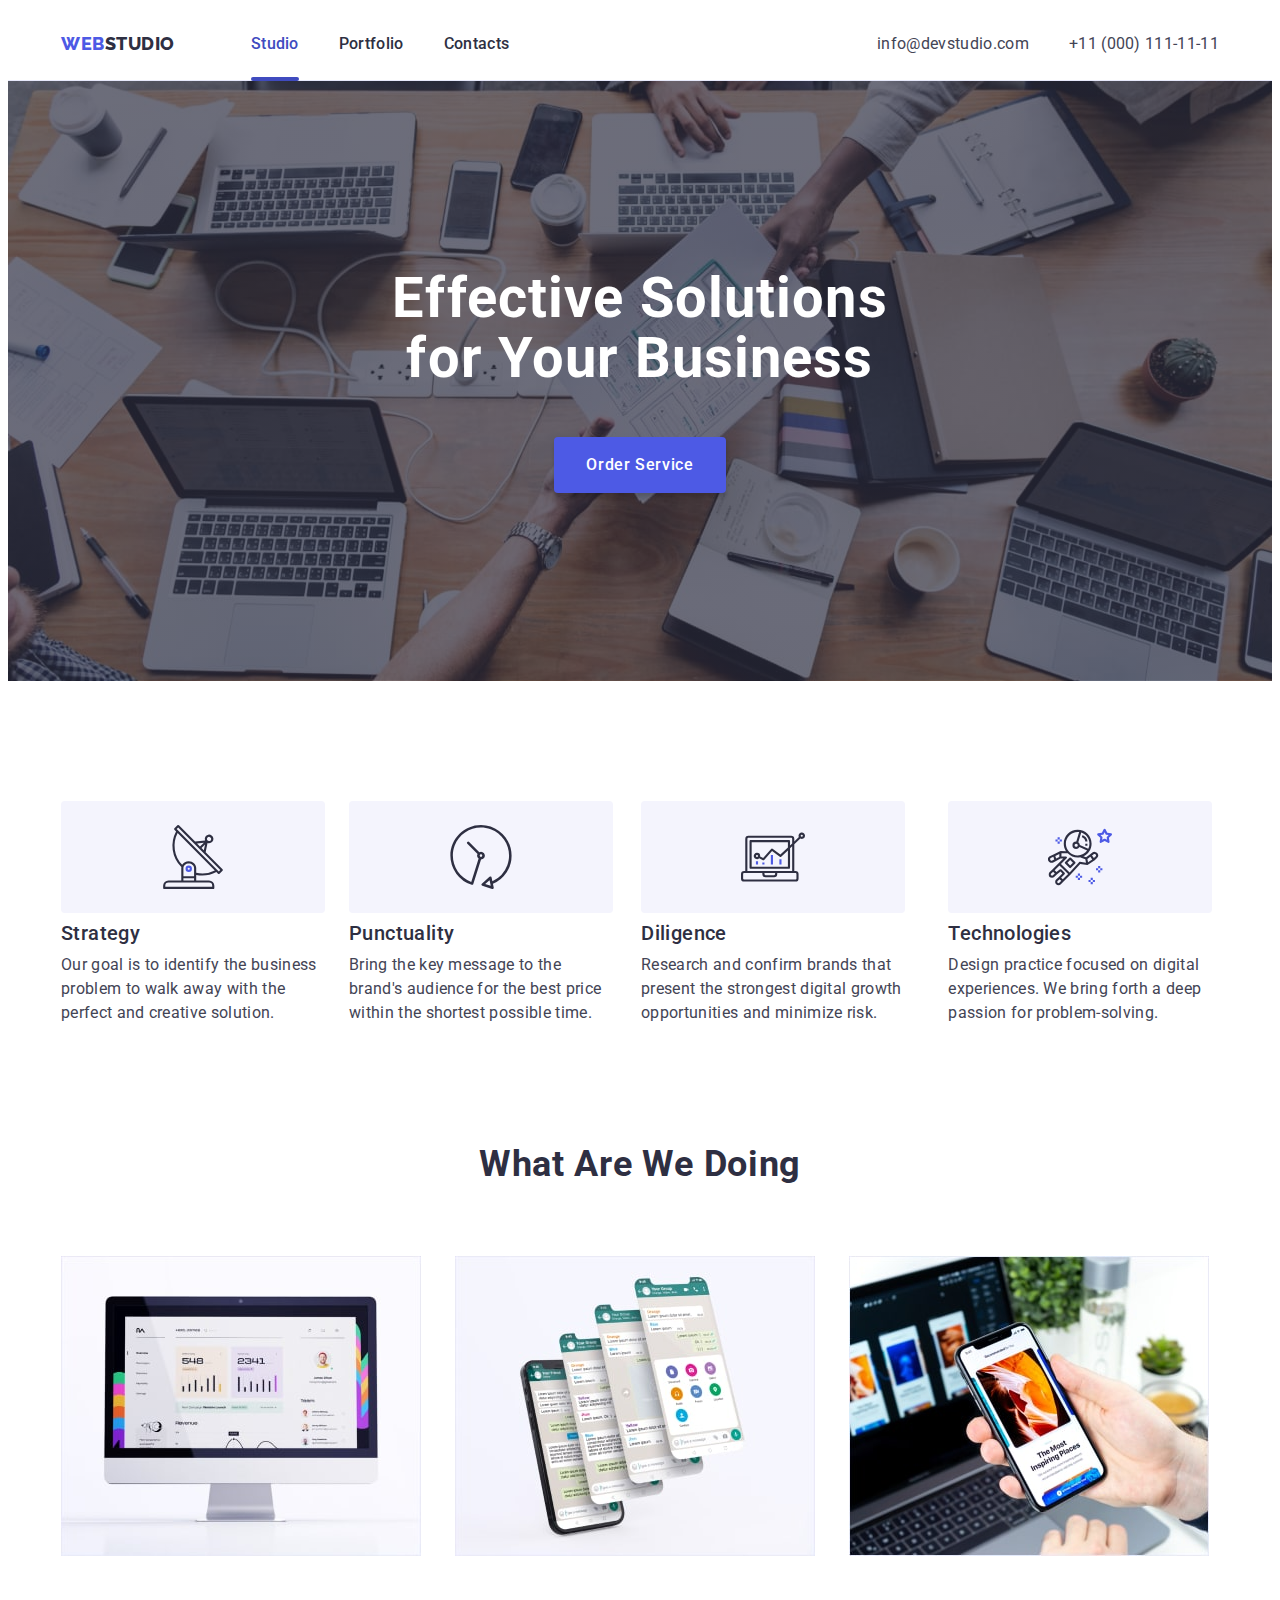
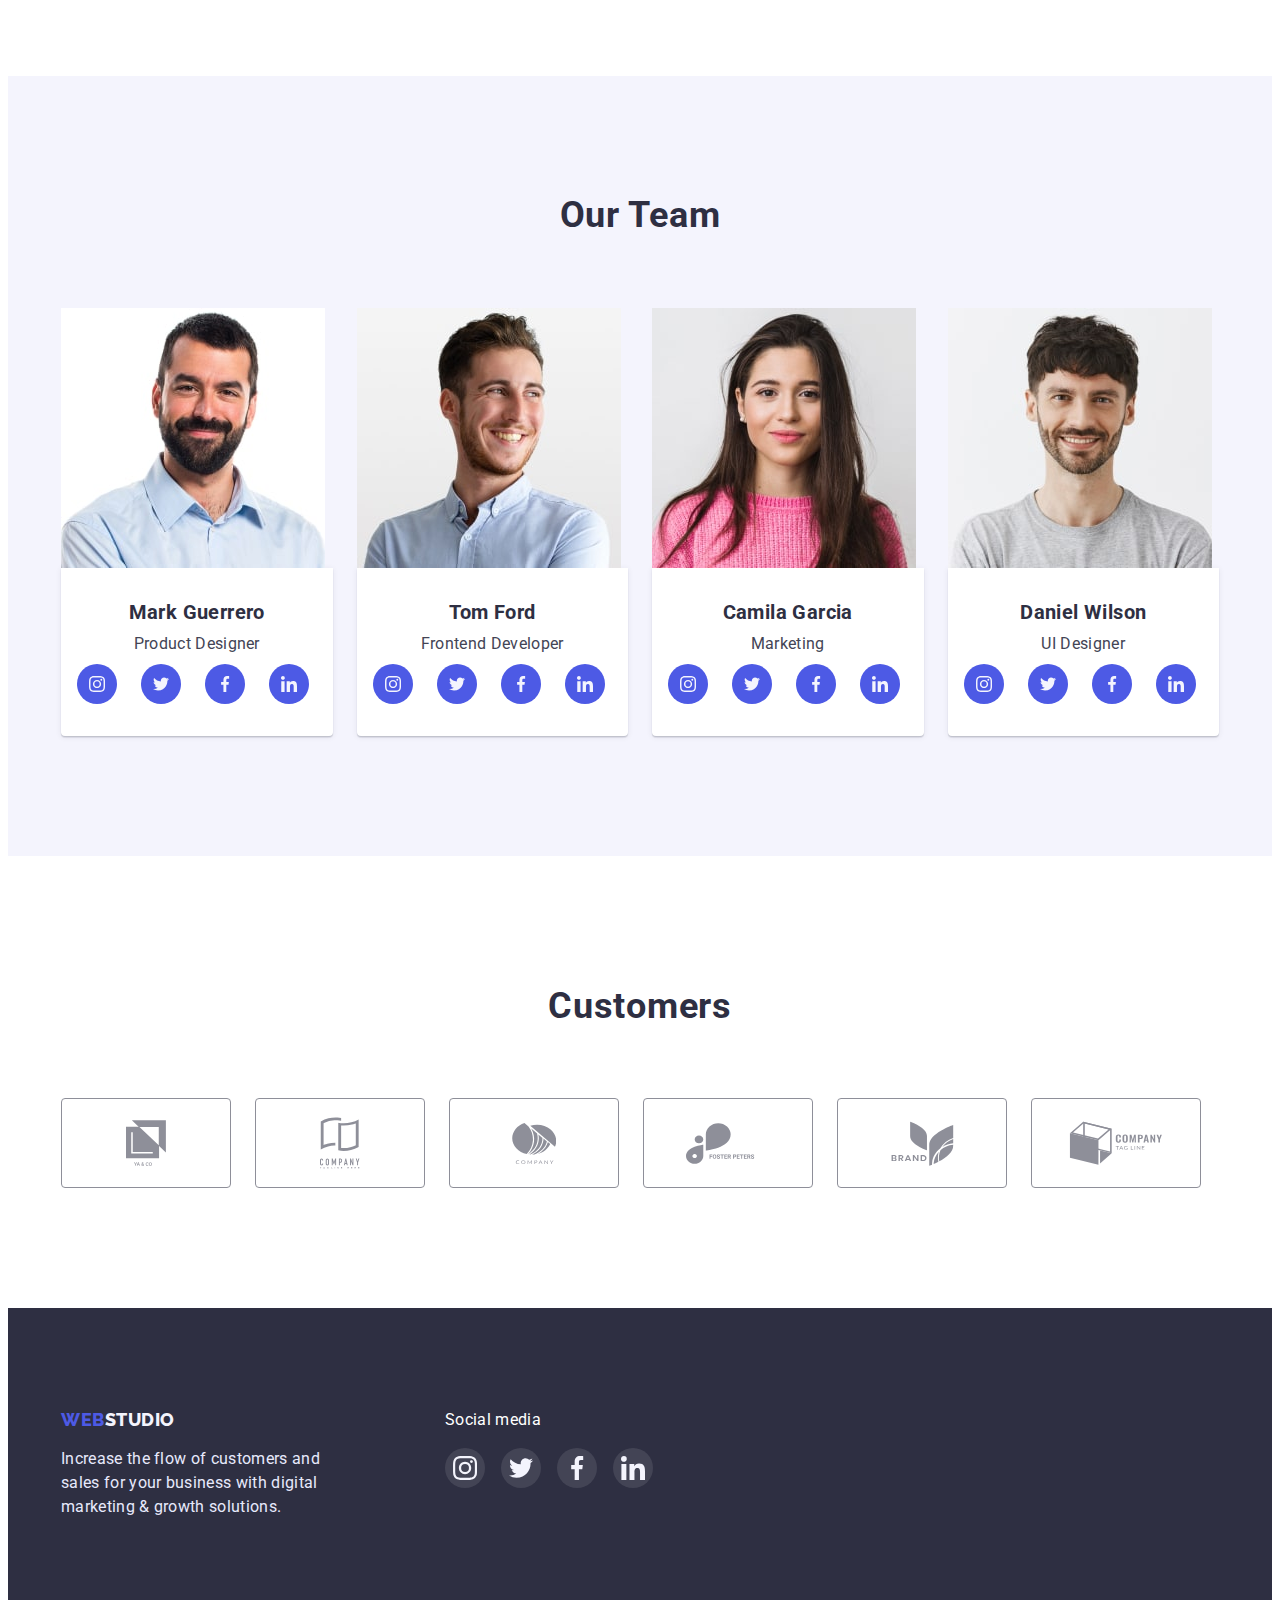
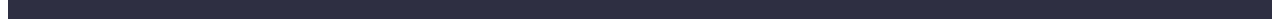
<file: index.html>
<!DOCTYPE html>  
<html lang="en">  
<head>
    <meta charset="UTF-8">
    <meta http-equiv="X-UA-Compatible" content="IE=edge">
    <meta name="viewport" content="width=device-width, initial-scale=1.0">
    <title>WebStudio</title>
    <link rel="stylesheet" href="https://cdnjs.cloudflare.com/ajax/libs/modern-normalize/1.1.0/modern-normalize.min.css" integrity="sha512-wpPYUAdjBVSE4KJnH1VR1HeZfpl1ub8YT/NKx4PuQ5NmX2tKuGu6U/JRp5y+Y8XG2tV+wKQpNHVUX03MfMFn9Q==" crossorigin="anonymous" referrerpolicy="no-referrer" />
    <link rel="stylesheet" href="./css/styles.css">
    <link rel="preconnect" href="https://fonts.googleapis.com">
<link rel="preconnect" href="https://fonts.gstatic.com" crossorigin>
<link href="https://fonts.googleapis.com/css2?family=Raleway:wght@800&family=Roboto:wght@400;500;700;900&display=swap" rel="stylesheet">
</head>
<body>
<!--Header-->
<header class="header"> 
    <div class="container page-header-container">
    <nav class="header-navigation">
            <a href="./index.html" class="logo logo-color-grey link"><span class="logo logo-color-blue link">Web</span>Studio</a>
        <ul class="header-list list">
            <li class="header-item"><a href="index.html" class="header-link link current">Studio</a></li>
            <li class="header-item"><a href="portfolio.html" class="header-link link">Portfolio</a></li>
            <li class="header-item"><a href="#" class="header-link link">Contacts</a></li>
        </ul>
    </nav>
    <address class="header-address">
        <ul class="header-list list">
            <li><a href="mailto:info@devstudio.com" class="header-mail link">info@devstudio.com</a></li>
            <li><a href="tel:+110001111111" class="header-tel link">+11 (000) 111-11-11</a></li>
        </ul>
    </address>
    </div>
</header>
<!--/Header-->
    <main>
        <!--Hero Section-->
        <section class="hero"> 
            <div class="container">
            <h1 class="hero-title">Effective Solutions for Your Business</h1>
            <button type="button" class="hero-btn" data-modal-open>Order Service</button>
                <div class="backdrop is-hidden" data-modal>
                    <div class="modal">
                        <button type="button" class="modal-close-btn" data-modal-close>
                            <svg class="modal-close-btn-icon" width="8" height="8">
                                <use href="./images/sprite.svg#close-modal"></use>
                            </svg>
                        </button>  
                    </div>
                </div>
            </div> 
        </section>
        <!--Hero Section-->

        <!--About Section-->
        <section class="about section">
            <div class="container">
            <h2 class="visually-hidden">Advantages</h2>
        <ul class="about-list list">
            <li class="about-item ">
                <h3 class="about-item-title ">Strategy</h3>
                <p class="about-item-list">Our goal is to identify the business problem to walk away with the perfect and creative solution.</p>
            </li>
            <li class="about-item">
                <h3 class="about-item-title">Punctuality</h3>
                <p class="about-item-list">Bring the key message to the brand's audience for the best price within the shortest possible time.</p>
            </li>
            <li class="about-item">
                <h3 class="about-item-title">Diligence</h3>
                <p class="about-item-list">Research and confirm brands that present the strongest digital growth opportunities and minimize risk.</p>
            </li>
            <li class="about-item">
                <h3 class="about-item-title">Technologies</h3>
                <p class="about-item-list">Design practice focused on digital experiences. We bring forth a deep passion for problem-solving.</p>
            </li> 
        </ul>
            </div>
        </section>
        <!--/About Section-->

        <!-- Section Services -->
        <section class="services">
            <div class="container">
            <h2 class="services-feature-title">What are we doing</h2>
            <ul class="services-item list">
                <li class="services-portfolio-item-img"><img src="./images/what-are-we-doing_1.jpg" alt="on the computer" width="360" height="300"></li>
                <li class="services-portfolio-item-img"><img src="./images/what-are-we-doing_2.jpg" alt="different topics" width="360" height="300"></li>
                <li class="services-portfolio-item-img"><img src="./images/what-are-we-doing_3.jpg" alt="different possibilities" width="360" height="300"></li>
            </ul>
            </div>
        </section>
        <!--/Section Services-->

        <!--Section Feature-->
        <section class="feature section">
            <div class="container">
            <h2 class="services-feature-title">Our Team</h2>
            <ul class="feature-list list">
                <li class="feature-item">
                <img 
                src="./images/avatar-1.jpg" 
                alt="Mark Guerrero"
                width="264" height="260">
                <div class="feature-card-content-item">
                <h3 class="feature-title-2">Mark Guerrero</h3>
                <p class="feture-subtitle">Product Designer</p>
                <ul class="social-list list">
                    <li class="social-list-item">
                        <a href="" class="social-list-link">
                            <svg class="social-list-icon" width="16" height="16">
                                <use href="./images/sprite.svg#instagram"></use>
                            </svg>
                        </a>
                    </li>
                    <li class="social-list-item">
                        <a href="" class="social-list-link">
                            <svg class="social-list-icon" width="16" height="16">
                                <use href="./images/sprite.svg#twitter"></use>
                            </svg>
                        </a>
                    </li>
                    <li class="social-list-item">
                        <a href="" class="social-list-link">
                            <svg class="social-list-icon" width="16" height="16">
                                <use href="./images/sprite.svg#facebook"></use>
                            </svg>
                        </a>
                    </li>
                    <li class="social-list-item">
                        <a href="" class="social-list-link">
                            <svg class="social-list-icon" width="16" height="16">
                                <use href="./images/sprite.svg#linkedin"></use>
                            </svg>
                        </a>
                    </li>
                </ul>
                </div>
                </li>

                <li class="feature-item">
                <img 
                src="./images/avatar-2.jpg" 
                alt="Tom Ford"
                width="264" height="260">
                <div class="feature-card-content-item">
                <h3 class="feature-title-2">Tom Ford</h3>
                <p class="feture-subtitle">Frontend Developer</p>
                <ul class="social-list list">
                    <li class="social-list-item">
                        <a href="" class="social-list-link">
                            <svg class="social-list-icon" width="16" height="16">
                                <use href="./images/sprite.svg#instagram"></use>
                            </svg>
                        </a>
                    </li>
                    <li class="social-list-item">
                        <a href="" class="social-list-link">
                            <svg class="social-list-icon" width="16" height="16">
                                <use href="./images/sprite.svg#twitter"></use>
                            </svg>
                        </a>
                    </li>
                    <li class="social-list-item">
                        <a href="" class="social-list-link">
                            <svg class="social-list-icon" width="16" height="16">
                                <use href="./images/sprite.svg#facebook"></use>
                            </svg>
                        </a>
                    </li>
                    <li class="social-list-item">
                        <a href="" class="social-list-link">
                            <svg class="social-list-icon" width="16" height="16">
                                <use href="./images/sprite.svg#linkedin"></use>
                            </svg>
                        </a>
                    </li>
                </ul>
                </div>
                </li>

                <li class="feature-item">
                <img 
                src="./images/avatar-3.jpg" 
                alt="Camila Garcia"
                width="264" height="260">
                <div class="feature-card-content-item">
                <h3 class="feature-title-2">Camila Garcia</h3>
                <p class="feture-subtitle">Marketing</p>
                <ul class="social-list list">
                    <li class="social-list-item">
                        <a href="" class="social-list-link">
                            <svg class="social-list-icon" width="16" height="16">
                                <use href="./images/sprite.svg#instagram"></use>
                            </svg>
                        </a>
                    </li>
                    <li class="social-list-item">
                        <a href="" class="social-list-link">
                            <svg class="social-list-icon" width="16" height="16">
                                <use href="./images/sprite.svg#twitter"></use>
                            </svg>
                        </a>
                    </li>
                    <li class="social-list-item">
                        <a href="" class="social-list-link">
                            <svg class="social-list-icon" width="16" height="16">
                                <use href="./images/sprite.svg#facebook"></use>
                            </svg>
                        </a>
                    </li>
                    <li class="social-list-item">
                        <a href="" class="social-list-link">
                            <svg class="social-list-icon" width="16" height="16">
                                <use href="./images/sprite.svg#linkedin"></use>
                            </svg>
                        </a>
                    </li>
                </ul>
                </div>
                </li>

                <li class="feature-item">
                <img 
                src="./images/avatar-4.jpg" 
                alt="Daniel Wilson"
                width="264" height="260">
                <div class="feature-card-content-item">
                <h3 class="feature-title-2">Daniel Wilson</h3>
                <p class="feture-subtitle">UI Designer</p>
                <ul class="social-list list">
                    <li class="social-list-item">
                        <a href="" class="social-list-link">
                            <svg class="social-list-icon" width="16" height="16">
                                <use href="./images/sprite.svg#instagram"></use>
                            </svg>
                        </a>
                    </li>
                    <li class="social-list-item">
                        <a href="" class="social-list-link">
                            <svg class="social-list-icon" width="16" height="16">
                                <use href="./images/sprite.svg#twitter"></use>
                            </svg>
                        </a>
                    </li>
                    <li class="social-list-item">
                        <a href="" class="social-list-link">
                            <svg class="social-list-icon" width="16" height="16">
                                <use href="./images/sprite.svg#facebook"></use>
                            </svg>
                        </a>
                    </li>
                    <li class="social-list-item">
                        <a href="" class="social-list-link">
                            <svg class="social-list-icon" width="16" height="16">
                                <use href="./images/sprite.svg#linkedin"></use>
                            </svg>
                        </a>
                    </li>
                </ul>
                </div>
                </li>
            </ul>
        </div>
        </section>
        <!--/Section Feature-->

        <!--Section Customers-->
        <section class="customers">
            <div class="container">
            <h2 class="customers-title">Customers</h2>
            <ul class="client-list list">
                <li class="client-list-item">
                    <a href="" class="client-list-link">
                        <svg class="client-list-icon" width="40" height="52">
                            <use href="./images/sprite.svg#client-1"></use>
                        </svg>
                    </a>
                </li>
                <li class="client-list-item">
                    <a href="" class="client-list-link">
                        <svg class="client-list-icon" width="40" height="52">
                            <use href="./images/sprite.svg#client-2"></use>
                        </svg>
                    </a>
                </li>
                <li class="client-list-item">
                    <a href="" class="client-list-link">
                        <svg class="client-list-icon" width="44" height="41">
                            <use href="./images/sprite.svg#client-3"></use>
                        </svg>
                    </a>
                </li>
                <li class="client-list-item">
                    <a href="" class="client-list-link">
                        <svg class="client-list-icon" width="84" height="41">
                            <use href="./images/sprite.svg#client-4"></use>
                        </svg>
                    </a>
                </li>
                <li class="client-list-item">
                    <a href="" class="client-list-link">
                        <svg class="client-list-icon" width="63" height="45">
                            <use href="./images/sprite.svg#client-5"></use>
                        </svg>
                    </a>
                </li>
                <li class="client-list-item">
                    <a href="" class="client-list-link">
                        <svg class="client-list-icon" width="94" height="44">
                            <use href="./images/sprite.svg#client-6"></use>
                        </svg>
                    </a>
                </li>
            </ul>
        </div>
        </section>
        <!--/Section Customers-->
    </main>
    <!--Footer-->
    <footer class="footer">
        <div class="container page-footer-container">
            <div class="footer-block">
        <a href="./index.html" class="logo-footer logo-color-white link"><span class="logo logo-color-blue link">Web</span>Studio</a>
        <p class="footer-item">Increase the flow of customers and sales for your business with digital marketing & growth solutions.</p>
            </div>
            <div class="footer-icon">
                <p class="footer-icon-title">Social media</p>
                <ul class="footer-list list">
                    <li class="footer-list-item">
                        <a href="" class="footer-list-link">
                            <svg class="footer-list-icon" width="24" height="24">
                                <use href="./images/sprite.svg#instagram"></use>
                            </svg>
                        </a>
                    </li>
                    <li class="footer-list-item">
                        <a href="" class="footer-list-link">
                            <svg class="footer-list-icon" width="24" height="24">
                                <use href="./images/sprite.svg#twitter"></use>
                            </svg>
                        </a>
                    </li>
                    <li class="footer-list-item">
                        <a href="" class="footer-list-link">
                            <svg class="footer-list-icon" width="24" height="24">
                                <use href="./images/sprite.svg#facebook"></use>
                            </svg>
                        </a>
                    </li>
                    <li class="footer-list-item">
                        <a href="" class="footer-list-link">
                            <svg class="footer-list-icon" width="24" height="24">
                                <use href="./images/sprite.svg#linkedin"></use>
                            </svg>
                        </a>
                    </li>
                </ul>
            </div>
        </div>
    </footer>
    <!--/Footer-->
    <script src="./js/modal.js"></script>
</body>
</html>
</file>
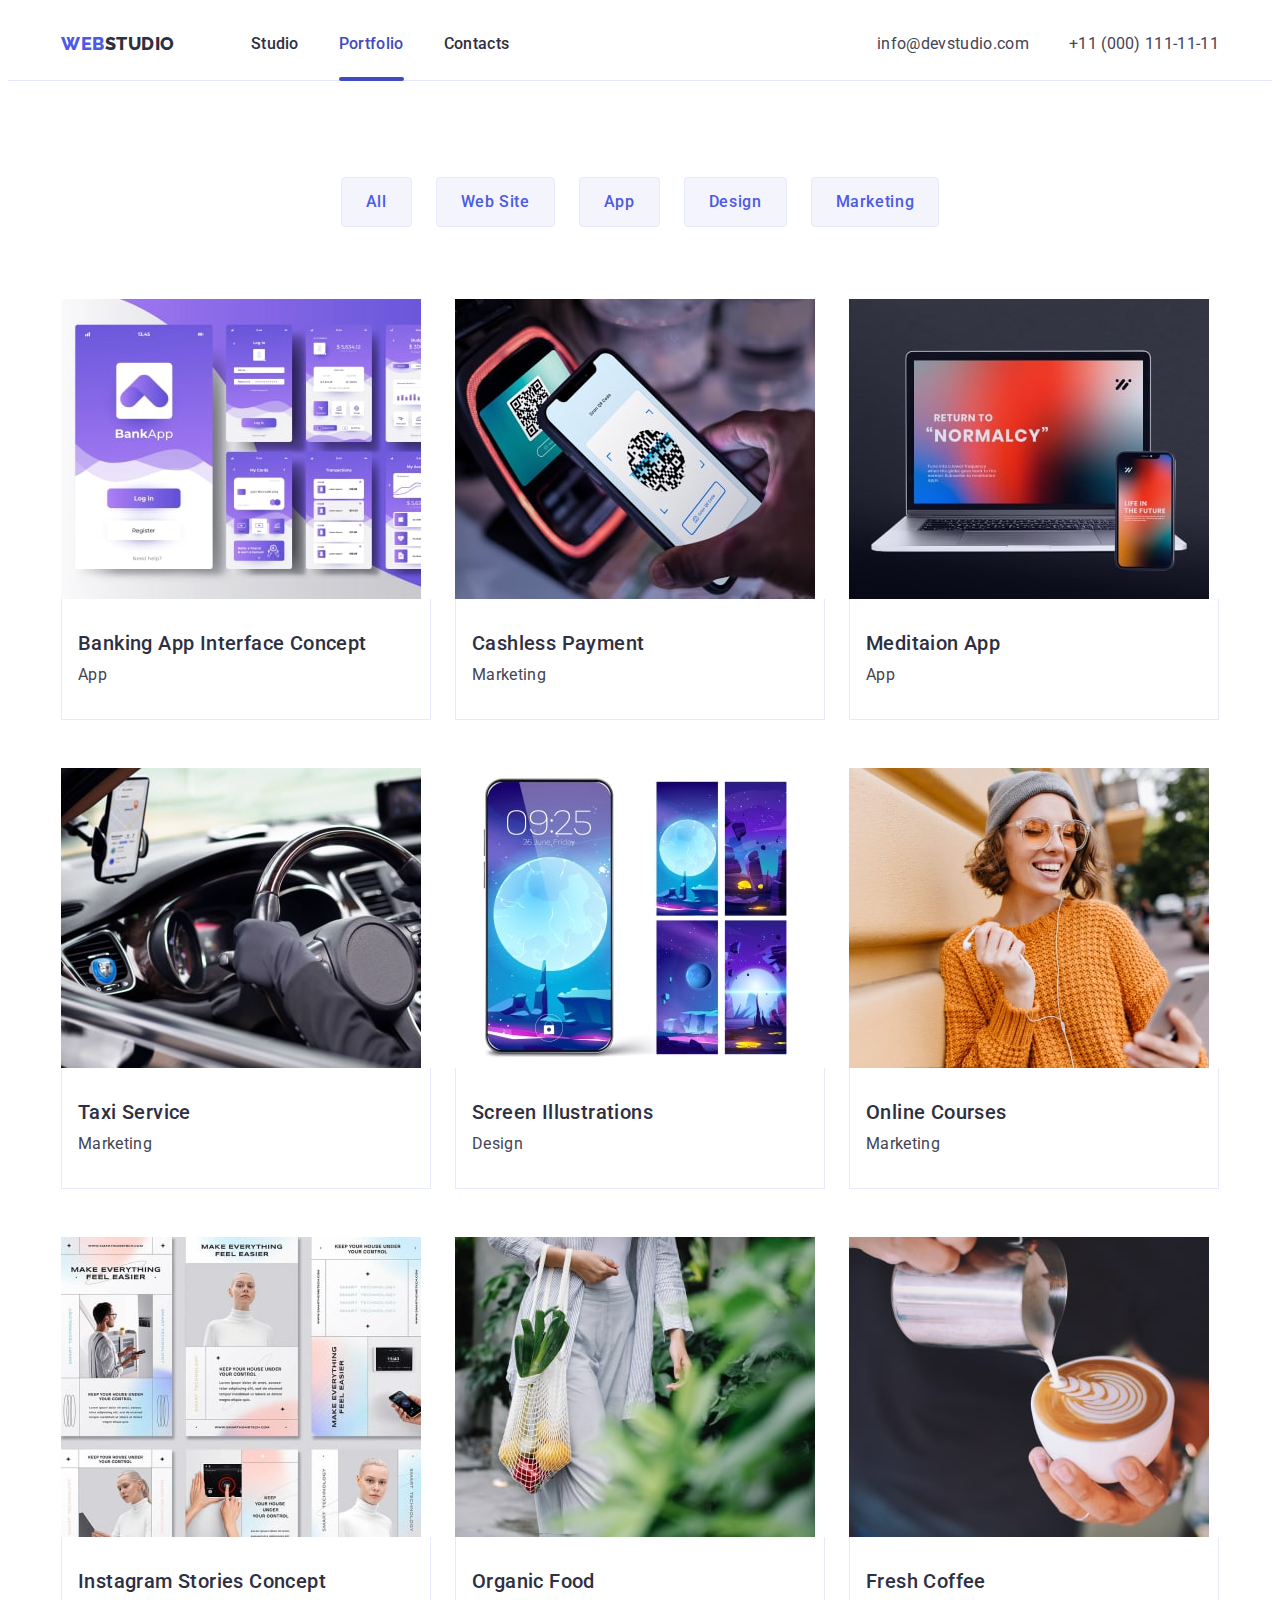
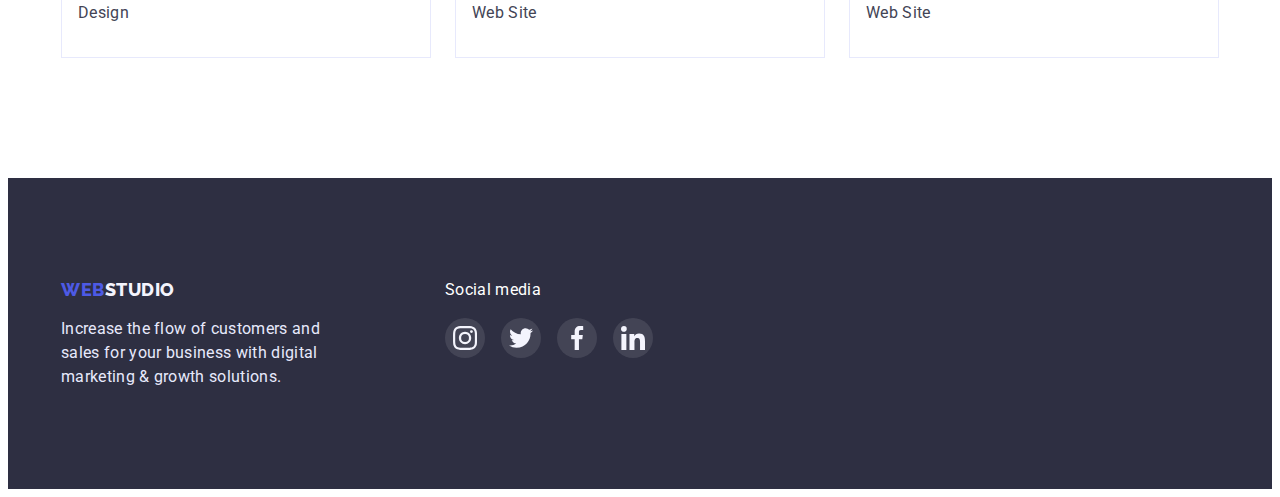
<file: portfolio.html>
<!DOCTYPE html>
<html lang="en">
<head>
    <meta charset="UTF-8">
    <meta http-equiv="X-UA-Compatible" content="IE=edge">
    <meta name="viewport" content="width=device-width, initial-scale=1.0">
    <title>Portfolio</title>
    <link rel="stylesheet" href="https://cdnjs.cloudflare.com/ajax/libs/modern-normalize/1.1.0/modern-normalize.min.css" integrity="sha512-wpPYUAdjBVSE4KJnH1VR1HeZfpl1ub8YT/NKx4PuQ5NmX2tKuGu6U/JRp5y+Y8XG2tV+wKQpNHVUX03MfMFn9Q==" crossorigin="anonymous" referrerpolicy="no-referrer"/>
    <link rel="stylesheet" href="./css/styles.css">
    <link rel="preconnect" href="https://fonts.googleapis.com">
<link rel="preconnect" href="https://fonts.gstatic.com" crossorigin>
<link href="https://fonts.googleapis.com/css2?family=Raleway:wght@800&family=Roboto:wght@400;500;700;900&display=swap" rel="stylesheet">
</head>
<body>
    <!--Header-->
<header class="header">
    <div class="container page-header-container">
    <nav class="header-navigation">
            <a href="./index.html" class="logo logo-color-grey link"><span class="logo logo-color-blue link">Web</span>Studio</a>
        <ul class="header-list list">
            <li class="header-item"><a href="index.html" class="header-link link">Studio</a></li>
            <li class="header-item"><a href="portfolio.html" class="header-link link current">Portfolio</a></li>
            <li class="header-item"><a href="#" class="header-link link">Contacts</a></li>
        </ul>
    </nav>
    <address class="header-address">
        <ul class="header-list list">
            <li><a href="mailto:info@devstudio.com" class="header-mail link">info@devstudio.com</a></li>
            <li><a href="tel:+110001111111" class="header-tel link">+11 (000) 111-11-11</a></li>
        </ul>
    </address>
    </div>
</header>
<!--/Header-->
<main>
<!--Portfolio Section-->
<section class="portfolio">
    <div class="container">
    <h1 class="visually-hidden">Advantages</h1>
<ul class="btn-list list">
<li class="btn-item"><button type="button" class="btn-portfolio">All</button></li>
<li class="btn-item"><button type="button" class="btn-portfolio">Web Site</button></li>
<li class="btn-item"><button type="button" class="btn-portfolio">App</button></li>
<li class="btn-item"><button type="button" class="btn-portfolio">Design</button></li>
<li class="btn-item"><button type="button" class="btn-portfolio">Marketing</button></li>
</ul>

   <ul class="portfolio-list list">
    <li class="services-portfolio-item-img">
        <a href="" class="link portfolio-card">
            <div class="card-content-img-wrapper">
        <img src="./images/img-potfolio-1.jpg" alt="img-potfolio-1" width="360" height="300">
        <p class="overlay">14 Stylish and User-Friendly App Design Concepts · Task Manager App · Calorie Tracker App · Exotic Fruit Ecommerce App · Cloud Storage App</p>
            </div>
            <div class="portfolio-card-content-item">
        <h2 class="portfolio-title">Banking App Interface Concept</h2>
        <p class="portfolio-subtitle">App</p>
            </div>
        </a>
    </li>

    <li class="services-portfolio-item-img">
        <a href="" class="link portfolio-card">
            <div class="card-content-img-wrapper">
        <img src="./images/img-potfolio-2.jpg" alt="img-potfolio-2" width="360" height="300">
        <p class="overlay">14 Stylish and User-Friendly App Design Concepts · Task Manager App · Calorie Tracker App · Exotic Fruit Ecommerce App · Cloud Storage App</p>
            </div>
            <div class="portfolio-card-content-item">
        <h2 class="portfolio-title">Cashless Payment</h2>
        <p class="portfolio-subtitle">Marketing</p>
            </div>
        </a>
    </li>

    <li class="services-portfolio-item-img">
        <a href="" class="link portfolio-card">
            <div class="card-content-img-wrapper">
        <img src="./images/img-potfolio-3.jpg" alt="img-potfolio-3" width="360" height="300">
        <p class="overlay">14 Stylish and User-Friendly App Design Concepts · Task Manager App · Calorie Tracker App · Exotic Fruit Ecommerce App · Cloud Storage App</p>
            </div> 
            <div class="portfolio-card-content-item">
        <h2 class="portfolio-title">Meditaion App</h2>
        <p class="portfolio-subtitle">App</p>
            </div>
        </a>
    </li>

    <li class="services-portfolio-item-img">
        <a href="" class="link portfolio-card">
            <div class="card-content-img-wrapper">
        <img src="./images/img-potfolio-4.jpg" alt="img-potfolio-4" width="360" height="300">
        <p class="overlay">14 Stylish and User-Friendly App Design Concepts · Task Manager App · Calorie Tracker App · Exotic Fruit Ecommerce App · Cloud Storage App</p>
            </div>    
            <div class="portfolio-card-content-item">
        <h2 class="portfolio-title">Taxi Service</h2>
        <p class="portfolio-subtitle">Marketing</p>
            </div>
        </a>
    </li>

    <li class="services-portfolio-item-img">
        <a href="" class="link portfolio-card">
            <div class="card-content-img-wrapper">
        <img src="./images/img-potfolio-5.jpg" alt="img-potfolio-5" width="360" height="300">
        <p class="overlay">14 Stylish and User-Friendly App Design Concepts · Task Manager App · Calorie Tracker App · Exotic Fruit Ecommerce App · Cloud Storage App</p>
            </div>    
            <div class="portfolio-card-content-item">
        <h2 class="portfolio-title">Screen Illustrations</h2>
        <p class="portfolio-subtitle">Design</p>
            </div>
        </a>
    </li>

    <li class="services-portfolio-item-img">
        <a href="" class="link portfolio-card">
            <div class="card-content-img-wrapper">
        <img src="./images/img-potfolio-6.jpg" alt="img-potfolio-6" width="360" height="300">
        <p class="overlay">14 Stylish and User-Friendly App Design Concepts · Task Manager App · Calorie Tracker App · Exotic Fruit Ecommerce App · Cloud Storage App</p>
            </div>
            <div class="portfolio-card-content-item">
        <h2 class="portfolio-title">Online Courses</h2>
        <p class="portfolio-subtitle">Marketing</p>
            </div>
        </a>
    </li>

    <li class="services-portfolio-item-img">
        <a href="" class="link portfolio-card">
            <div class="card-content-img-wrapper">
        <img src="./images/img-potfolio-7.jpg" alt="img-potfolio-7" width="360" height="300">
        <p class="overlay">14 Stylish and User-Friendly App Design Concepts · Task Manager App · Calorie Tracker App · Exotic Fruit Ecommerce App · Cloud Storage App</p>
            </div>    
            <div class="portfolio-card-content-item">
        <h2 class="portfolio-title">Instagram Stories Concept</h2>   
        <p class="portfolio-subtitle">Design</p>
            </div>
        </a>
    </li>

    <li class="services-portfolio-item-img">
        <a href="" class="link portfolio-card">
            <div class="card-content-img-wrapper">
        <img src="./images/img-potfolio-8.jpg" alt="img-potfolio-8" width="360" height="300">
        <p class="overlay">14 Stylish and User-Friendly App Design Concepts · Task Manager App · Calorie Tracker App · Exotic Fruit Ecommerce App · Cloud Storage App</p>
            </div>
            <div class="portfolio-card-content-item">
        <h2 class="portfolio-title">Organic Food</h2>
        <p class="portfolio-subtitle">Web Site</p>
            </div>
        </a>
    </li>

    <li class="services-portfolio-item-img">
        <a href="" class="link portfolio-card">
            <div class="card-content-img-wrapper">
        <img src="./images/img-potfolio-9.jpg" alt="img-potfolio-9" width="360" height="300">
        <p class="overlay">14 Stylish and User-Friendly App Design Concepts · Task Manager App · Calorie Tracker App · Exotic Fruit Ecommerce App · Cloud Storage App</p>
            </div>    
             <div class="portfolio-card-content-item">
        <h2 class="portfolio-title">Fresh Coffee</h2>
        <p class="portfolio-subtitle">Web Site</p>
            </div>
        </a>
        <div></div>
    </li>
   </ul>
</div>
</section>
<!--/Portfolio Section-->
</main>
<!--Footer-->
<footer class="footer">
    <div class="container page-footer-container">
        <div class="footer-block">
    <a href="./index.html" class="logo-footer logo-color-white link"><span class="logo logo-color-blue link">Web</span>Studio</a>
    <p class="footer-item">Increase the flow of customers and sales for your business with digital marketing & growth solutions.</p>
        </div>
        <div class="footer-icon">
            <p class="footer-icon-title">Social media</p>
            <ul class="footer-list list">
                <li class="footer-list-item">
                    <a href="" class="footer-list-link">
                        <svg class="footer-list-icon" width="24" height="24">
                            <use href="./images/sprite.svg#instagram"></use>
                        </svg>
                    </a>
                </li>
                <li class="footer-list-item">
                    <a href="" class="footer-list-link">
                        <svg class="footer-list-icon" width="24" height="24">
                            <use href="./images/sprite.svg#twitter"></use>
                        </svg>
                    </a>
                </li>
                <li class="footer-list-item">
                    <a href="" class="footer-list-link">
                        <svg class="footer-list-icon" width="24" height="24">
                            <use href="./images/sprite.svg#facebook"></use>
                        </svg>
                    </a>
                </li>
                <li class="footer-list-item">
                    <a href="" class="footer-list-link">
                        <svg class="footer-list-icon" width="24" height="24">
                            <use href="./images/sprite.svg#linkedin"></use>
                        </svg>
                    </a>
                </li>
            </ul>
        </div>
    </div>
</footer>
<!--/Footer-->
</body>
</html>
</file>
<file: css/styles.css>
:root { 
    --main-title-color: #FFFFFF;
    --secondary-title-color: #2E2F42;
    --accent-color: #434455;
    --button-color-portfolio:#4D5AE5;
    --hover-color:#404BBF;
    --footer-item-background:#E7E9FC; 
    --footer-item-color:#F4F4FD;
    --client-list: #8E8F99;
    --modal-color: #FCFCFC;
    --footer-list-link: rgba(49, 208, 170, 1);
    --footer-list: rgba(255, 255, 255, 0.1);
    --card-shadow: 0px 1px 6px rgba(46, 47, 66, 0.08), 0px 1px 1px rgba(46, 47, 66, 0.16), 0px 2px 1px rgba(46, 47, 66, 0.08);
    --btn-shadow: 0px 4px 4px rgba(0, 0, 0, 0.15);
    --portfolio-card: 0px 4px 4px rgba(0, 0, 0, 0.25);
    --backdrop-background: rgba(46, 47, 66, 0.4);
    --border-modal: rgba(0, 0, 0, 0.1);
    --card-set-gap: 24px;
    --padding-hero-btn-portfolio-card: 16px;
    --margin-footer-item: 16px;
    --padding-header-btn-portfolio: 24px;
    --padding-hero-btn-feature-portfolio-card: 32px;
    --margine-about-feature-footer-portfolio-title: 8px;
    --margine-services-feature-title-portfolio-btn-list: 72px;
    --btn-radius: 4px;
    --section-pading: 120px;
    --border-radius: 50%;
    --transition-duration: 250ms;
    --trsition-function: cubic-bezier(0.4, 0, 0.2, 1);
}
h1,
h2,
h3,
h4,
h5,
h6,
p {
    margin: 0;
}
ul {
    margin: 0;
    padding-left: 0;
}
img {
    display: block;
}
button {
    cursor: pointer;
}
body {
    font-family: 'Roboto', sans-serif;
    color: var(--accent-color);
}
.container {
    width: 1158px;
    margin: 0 auto;
    padding: 0 15px;
}
.list {
    list-style-type: none;
}
.link {
    text-decoration: none;
}
.visually-hidden {
    position: absolute;
    width: 1px;
    height: 1px;
    margin: -1px;
    border: 0;
    padding: 0;
    
    white-space: nowrap;
    clip-path: inset(100%);
    clip: rect(0 0 0 0);
    overflow: hidden;
}
.section {
    padding: var(--section-pading) 0;
}

/*-----------------Header--------------------*/

.header {
    max-width: 1440px;
    margin: 0 auto;
    border-bottom: 1px solid var(--footer-item-background);
}
.page-header-container {
    display: flex;
    align-items: center;
    justify-content: space-between;
}
.header-navigation {
    display: flex;
    gap: 76px;
}
.logo:not(span) {
    display: flex;
    align-items: center;
    font-family: 'Raleway';
    font-weight: 800;
    font-size: 18px;
    line-height: 1.3;
    letter-spacing: 0.03em;
    text-transform: uppercase;
}
.logo-footer:not(span) {
    font-family: 'Raleway';
    font-weight: 800;
    font-size: 18px;
    line-height: 1.3;
    letter-spacing: 0.03em;
    text-transform: uppercase;
}
.logo-color-grey {
    color: var(--secondary-title-color);
}
.logo-color-blue {
    color: var(--button-color-portfolio);
}
.logo-color-white {
    color: var(--footer-item-color);
}
.header-list {
    display: flex;  
    gap: 40px;
}
.header-link {
    font-weight: 500;
    font-size: 16px; 
    line-height: 1.5;
    letter-spacing: 0.02em;
    color: var(--secondary-title-color);
    transition: color var(--transition-duration) var(--trsition-function);
    
}
.header-link:hover,:focus {
    color: var(--hover-color);
    background: none;
    box-shadow: none;
}
.header-item {
    position: relative;
    padding: var(--padding-header-btn-portfolio) 0;
}
.current { 
    color: var(--hover-color);
}
.current::after {
    content: '';
    position: absolute;
    bottom: 0;
    left: 0;
    width: 100%;
    height: 4px;
    display: block;
    background-color: var(--hover-color);
    border-radius: 2px;
    bottom: -1px;
}
.header-address {
    font-style: normal;
}
.header-mail {
    font-size: 16px;
    line-height: 1.5;
    letter-spacing: 0.02em;
    color: var(--accent-color);
    transition: color var(--transition-duration) var(--trsition-function);
}
.header-mail:hover,:focus {
    color: var(--hover-color);
    background: none;
    box-shadow: none;
}
.header-tel {
    font-size: 16px;
    line-height: 1.5;
    letter-spacing: 0.02em;
    color: var(--accent-color);
    transition: color var(--transition-duration) var(--trsition-function);
}
.header-tel:hover,:focus {
    color: var(--hover-color);
    background: none;
    box-shadow: none;
}

/*-----------------Hero--------------------*/

.hero {
    max-width: 1440px;
    margin: 0 auto;
    padding: 188px 0;
    text-align: center;
    background-size: cover;
    background-color: var(--secondary-title-color);
    background-image: linear-gradient(rgba(46, 47, 66, 0.7), rgba(46, 47, 66, 0.7)),
    url(../images/people-office.jpg); 
    background-position: center center;
    background-repeat: no-repeat;
}
.hero-title {
    font-size: 56px;
    line-height: 1.07;
    letter-spacing: 0.02em;
    color: var(--main-title-color);
    width: 496px;
    margin: 0 auto 48px;
}
.hero-btn {
    padding: var(--padding-hero-btn-portfolio-card) var(--padding-hero-btn-feature-portfolio-card);
    border-radius: var(--btn-radius);
    border: none;
    box-shadow: var(--btn-shadow);
    font-family: inherit;
    font-weight: 500;
    font-size: 16px;
    line-height: 1.5;
    letter-spacing: 0.04em;
    color: var(--main-title-color);
    background: var(--button-color-portfolio);
    transition: background-color var(--transition-duration) var(--trsition-function);
}
.hero-btn:hover,:focus {
    background-color: var(--hover-color);
}
/*-----------------About--------------------*/

.about {

}
.about-list {
    display: flex;
    gap: var(--card-set-gap);
}
.about-item {
    
}
.about-item::before {
    content: '';
    display: block;
    width: 264px;
    height: 112px;
    background-repeat: no-repeat;
    background-position: center center;
    background-color: var(--footer-item-color);
    border-radius: var(--btn-radius);
}
.about-item:nth-child(1)::before {
    background-image: url('../images/antenna.svg');
}
.about-item:nth-child(2)::before {
    background-image: url('../images/vector.svg');
}
.about-item:nth-child(3)::before {
    background-image: url('../images/diagram.svg');
}
.about-item:nth-child(4)::before {
    background-image: url('../images/astronaut.svg');
}
.about-item-title {
    font-weight: 500;
    font-size: 20px;
    line-height: 1.2;
    letter-spacing: 0.02em;
    color: var(--secondary-title-color);
    margin: var(--margine-about-feature-footer-portfolio-title) 0;
}
.about-item-list {
    font-size: 16px;
    line-height: 1.5;
    letter-spacing: 0.02em;
    color: var(--accent-color);
}
/*-----------------Srevices--------------------*/

.services {
    padding-bottom: var(--section-pading);
}
.services-feature-title {
    font-size: 36px;
    line-height: 1.1;
    text-align: center;
    letter-spacing: 0.02em;
    text-transform: capitalize; 
    color: var(--secondary-title-color);
    margin-bottom: var(--margine-services-feature-title-portfolio-btn-list);
}
.services-item {
    display: flex;
    gap: var(--card-set-gap);
    
}
.services-portfolio-item-img {
    flex-basis: calc((100% - 48px) / 3);
}
/*-----------------Feature--------------------*/

.feature {
    max-width: 1440px;
    margin: 0 auto;
    background: var(--footer-item-color);
    
}
.feature-list {
    display: flex;
    gap: var(--card-set-gap);
}
.feature-item {
    flex-basis: calc((100% - 72px) / 4);
}
.feature-title-2 {
    font-size: 20px;
    line-height: 1.2;
    text-align: center;
    letter-spacing: 0.02em;
    color: var(--secondary-title-color);
    margin-bottom: var(--margine-about-feature-footer-portfolio-title);    
}
.feture-subtitle {
    font-size: 16px;
    line-height: 1.5;
    text-align: center;
    letter-spacing: 0.02em;
    color: var(--accent-color);
    margin-bottom: var(--margine-about-feature-footer-portfolio-title);  
}
.feature-card-content-item {
    border-radius: 0px 0px var(--btn-radius) var(--btn-radius);
    box-shadow: var(--card-shadow);
    padding: var(--padding-hero-btn-feature-portfolio-card) 0;
    background: var(--main-title-color);
    border: none;
}
.social-list {
    display: flex;
    padding: 0 var(--padding-hero-btn-portfolio-card);
    gap: var(--card-set-gap);
}
.social-list-item {

}
.social-list-link {
    display: flex;
    justify-content: center;
    align-items: center;
    width: 40px;
    height: 40px;
    border-radius: var(--border-radius);
    background-color: var(--button-color-portfolio);
    transition: background-color var(--transition-duration) var(--trsition-function);
}
.social-list-link:hover,:focus {
    background-color: var(--hover-color);
}
.social-list-icon {
    fill: var(--footer-item-color);
}

/*-----------------Section Customers-------------------*/

.customers {
    padding: 130px 0 var(--section-pading) 0;
}
.customers-title {
    font-weight: 700;
    font-size: 36px;
    line-height: 40px;
    text-align: center;
    letter-spacing: 0.02em;
    color: var(--secondary-title-color);
    margin-bottom: var(--margine-services-feature-title-portfolio-btn-list);
}
.client-list {
    display: flex;
    flex-wrap: wrap;
    gap: var(--card-set-gap);
}
.client-list-item {
   list-style: none;
}
.client-list-link {
    display: flex;
    justify-content: center;
    align-items: center;
    border: 1px solid var(--client-list);
    border-radius: var(--btn-radius);
    width: 168px;
    height: 88px;
    color: var(--client-list);
    transition: border-color var(--transition-duration) var(--trsition-function), color var(--transition-duration) var(--trsition-function);
}   
.client-list-link:hover,:focus {
    border-color: var(--hover-color);
    color: var(--hover-color);
}
.client-list-icon {
    fill: currentColor;
}
/*-----------------Footer--------------------*/

.footer {
    max-width: 1440px;
    margin: 0 auto;
    background: var(--secondary-title-color);
    padding: 100px 0;
}
.page-footer-container {
    display: flex;
    gap: 120px;
}
.footer-block {
    width: 264px;
}
.footer-item {
    font-size: 16px;
    line-height: 1.5;
    letter-spacing: 0.02em;
    color: var(--footer-item-background);
    margin-top: var(--margin-footer-item);
}
.footer-icon {

}
.footer-icon-title {
    font-size: 16px;
    line-height: 24px;
    letter-spacing: 0.02em;
    color: var(--main-title-color);
    margin-bottom: var(--margin-footer-item);
}
.footer-list {
    display: flex;
    gap: 16px;
}
.footer-list-item {

}
.footer-list-link {
    display: flex;
    justify-content: center;
    align-items: center;
    border-radius: var(--border-radius);
    background: var(--footer-list);
    width: 40px;
    height: 40px;
    fill: var(--footer-item-color);
    transition: background-color var(--transition-duration) var(--trsition-function);
}
.footer-list-link:hover,:focus {
    background-color: var(--footer-list-link);
}
.footer-list-icon {

}
/*-----------------Potfolio Section--------------------*/

.portfolio {
    padding: 96px 0 var(--section-pading);
}
.btn-list{
    margin-bottom: var(--margine-services-feature-title-portfolio-btn-list);
    display: flex;
    gap: var(--card-set-gap);
    flex-direction: row;
    justify-content: center;
    align-items: center;
    border-radius: var(--btn-radius);
}
.btn-item {
    
}
.btn-portfolio {
    font-family: inherit;
    font-weight: 500;
    font-size: 16px;
    line-height: 1.5;
    letter-spacing: 0.04em;
    color: var(--button-color-portfolio);
    background: var(--footer-item-color);
    border: 1px solid var(--footer-item-background);
    padding: 12px var(--padding-header-btn-portfolio);
    border-radius: var(--btn-radius);
    transition: background-color var(--transition-duration) var(--trsition-function), color var(--transition-duration) var(--trsition-function);
}
.btn-portfolio:hover,:focus {
    background-color: var(--hover-color);
    color: var(--footer-item-color);
}
.portfolio-list {
    display: flex;
    flex-wrap: wrap;
    column-gap: var(--card-set-gap);
    row-gap: 48px
}

.portfolio-card {
    display: block;
    transition: box-shadow var(--transition-duration) var(--trsition-function);
}       
.portfolio-card:hover,:focus {
    box-shadow: var(--portfolio-card);
}
.portfolio-card-content-item {
    padding: var(--padding-hero-btn-feature-portfolio-card) 0 var(--padding-hero-btn-feature-portfolio-card) var(--padding-hero-btn-portfolio-card);
    background: var(--main-title-color);
    border: 1px solid var(--footer-item-background);
    border-top: none;
}
.portfolio-title {
    font-weight: 500;
    font-size: 20px;
    line-height: 1.2;
    letter-spacing: 0.02em;
    color: var(--secondary-title-color);
    margin-bottom: var(--margine-about-feature-footer-portfolio-title);
}
.portfolio-subtitle {
    font-size: 16px;
    line-height: 1.5;
    letter-spacing: 0.02em;
    color: var(--accent-color); 
}
.overlay {
    position: absolute;
    left: 0;
    top: 0;
    width: 100%;
    height: 100%;
    overflow: auto;
    transform: translate(0, 100%);
    transition: transform var(--transition-duration) var(--trsition-function);


    background-color: var(--button-color-portfolio);
    font-size: 16px;
    line-height: 24px;
    letter-spacing: 0.02em;
    color: var(--footer-item-color);
    padding: 40px 32px 164px;
}
.card-content-img-wrapper {
    position: relative;
    overflow: hidden;
}
.portfolio-card:hover .overlay, 
.portfolio-card:focus .overlay {
    transform: translate(0, 0);
}
/*-----------------Modal Window--------------------*/
.backdrop {
    position: fixed;
    z-index: 100;
    left: 0;
    top: 0;
    width: 100%;
    height: 100%;
    background-color: var(--backdrop-background);

    transition: opacity var(--transition-duration) var(--trsition-function),
                visibility var(--transition-duration) var(--trsition-function);
}
.backdrop.is-hidden {
    opacity: 0;
    visibility: hidden;
    pointer-events: none;
} 
.modal {
    position: absolute;
    top: 50%;
    left: 50%;
    transform: translate(-50%, -50%);
    width: 408px;
    height: 576px;
    background-color: var(--modal-color);
}
.modal-close-btn {
    position: absolute;
    top: 24px;
    right: 24px;
    display: flex;
    justify-content: center;
    align-items: center;
    width: 24px;
    height: 24px;
    border-radius: 50%;
    background-color: transparent;
    border: 1px solid var(--border-modal);
    padding: 0;
    transition: background-color var(--transition-duration) var(--trsition-function);
}
.modal-close-btn:hover,:focus {
    background-color: var(--hover-color);
}
.modal-close-btn-icon {
    transition: fill var(--transition-duration) var(--trsition-function);
}
.modal-close-btn:hover .modal-close-btn-icon,
.modal-close-btn:focus .modal-close-btn-icon {
    fill: var(--main-title-color);
}
</file>
